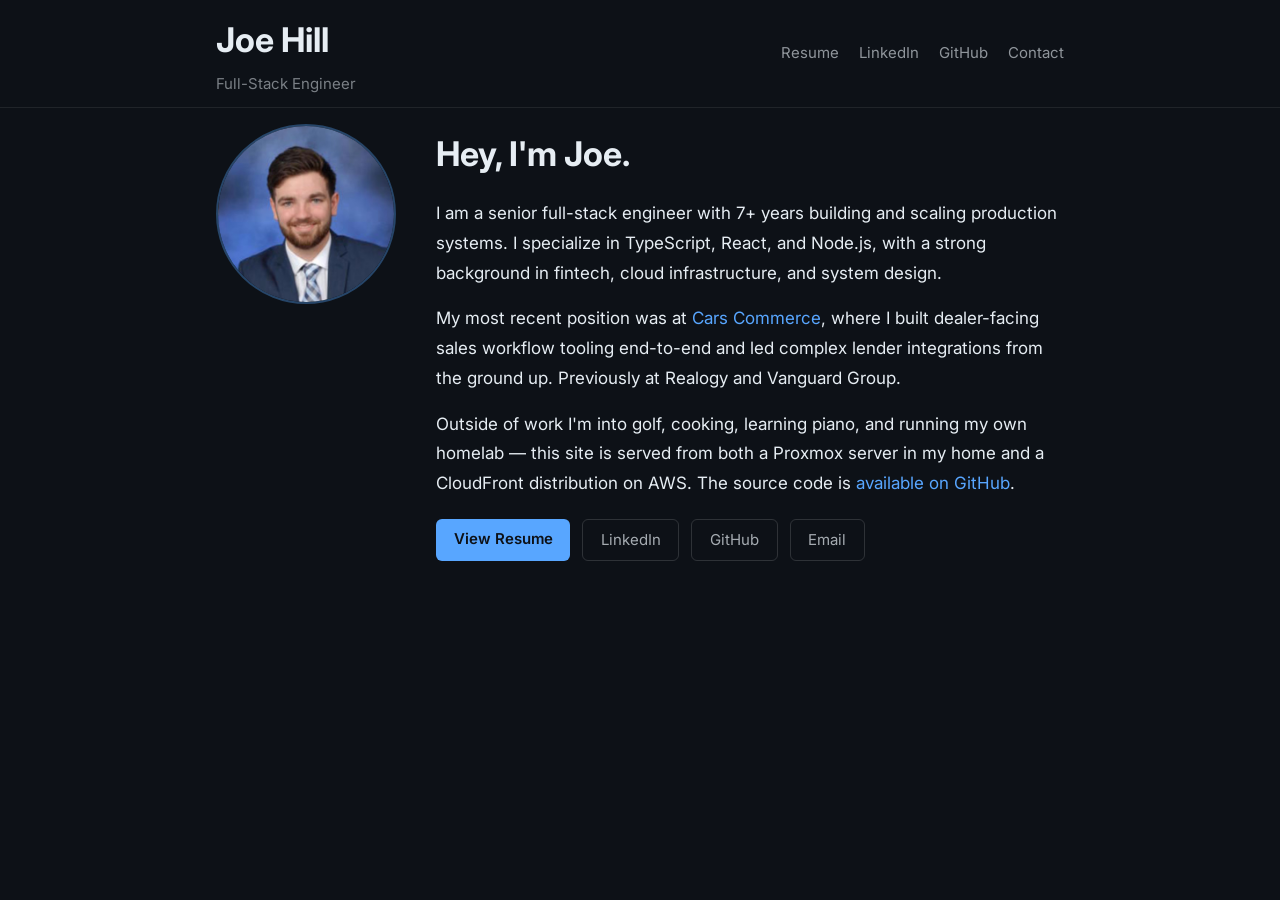
<file: src/index.html>
<!doctype html>
<html lang="en">
  <head>
    <title>Joe Hill</title>
    <meta charset="UTF-8" />
    <meta content="width=device-width, initial-scale=1" name="viewport" />
    <meta
      name="description"
      content="Joe Hill — Senior Full-Stack Engineer based in Denver, CO."
    />
    <meta
      name="keywords"
      content="software engineer, full-stack, TypeScript, React, Node.js"
    />
    <meta name="author" content="Joe Hill" />
    <meta property="og:title" content="Joe Hill" />
    <meta
      property="og:description"
      content="Senior Full-Stack Engineer — TypeScript, React, Node.js, AWS"
    />
    <meta property="og:url" content="https://joe-hill.me" />
    <meta property="og:type" content="website" />
    <meta property="og:image" content="https://joe-hill.me/assets/images/headshot.jpg" />

    <link rel="preconnect" href="https://fonts.googleapis.com" />
    <link rel="preconnect" href="https://fonts.gstatic.com" crossorigin />
    <link
      href="https://fonts.googleapis.com/css2?family=Inter:wght@300;400;500;600;700&display=swap"
      rel="stylesheet"
    />
    <link rel="icon" href="./assets/icons/favicon.svg" type="image/svg+xml" />
    <link rel="stylesheet" href="./index.css" />
  </head>
  <body>
    <!--ENV_BANNER-->

    <header class="position-sticky top-0 z-index-1000 header">
      <div
        class="d-flex justify-content-between align-items-center mx-auto header-content"
      >
        <div>
          <div class="text-xl font-weight-bold">Joe Hill</div>
          <div class="header-subtitle">Full-Stack Engineer</div>
        </div>
        <nav class="d-flex align-items-center" style="gap: 1.25rem">
          <ul
            class="d-flex align-items-center list-style-none"
            style="gap: 1.25rem"
          >
            <li><a href="./pages/resume.html" class="nav-link">Resume</a></li>
            <li>
              <a
                href="https://www.linkedin.com/in/joseph-r-hill/"
                target="_blank"
                class="nav-link"
                >LinkedIn</a
              >
            </li>
            <li>
              <a
                href="https://github.com/hillj1895"
                target="_blank"
                class="nav-link"
                >GitHub</a
              >
            </li>
            <li>
              <a href="mailto:HillJ1895@yahoo.com" class="nav-link">Contact</a>
            </li>
          </ul>
        </nav>
      </div>
    </header>

    <main class="container py-3">
      <section class="profile-section fade-in">
        <img
          src="./assets/images/headshot.jpg"
          alt="Joe Hill"
          class="profile-img"
        />
        <div class="profile-text">
          <h1 class="text-xl font-weight-bold mb-2">Hey, I'm Joe.</h1>
          <p class="mb-2">
            I am a senior full-stack engineer with 7+ years building and scaling
            production systems. I specialize in TypeScript, React, and Node.js,
            with a strong background in fintech, cloud infrastructure, and
            system design.
          </p>
          <p class="mb-2">
            My most recent position was at
            <a href="https://www.cars.com" target="_blank">Cars Commerce</a>,
            where I built dealer-facing sales workflow tooling end-to-end and
            led complex lender integrations from the ground up. Previously at
            Realogy and Vanguard Group.
          </p>
          <p class="mb-2">
            Outside of work I'm into golf, cooking, learning piano, and running
            my own homelab — this site is served from both a Proxmox server in
            my home and a CloudFront distribution on AWS. The source code is
            <a href="https://github.com/hillj1895/landing-page" target="_blank"
              >available on GitHub</a
            >.
          </p>
          <div class="cta-links">
            <a href="./pages/resume.html" class="btn-primary">View Resume</a>
            <a
              href="https://www.linkedin.com/in/joseph-r-hill/"
              target="_blank"
              class="btn-outline"
              >LinkedIn</a
            >
            <a
              href="https://github.com/hillj1895"
              target="_blank"
              class="btn-outline"
              >GitHub</a
            >
            <a href="mailto:HillJ1895@yahoo.com" class="btn-outline">Email</a>
          </div>
        </div>
      </section>
    </main>

    <script src="./index.js"></script>
  </body>
</html>
</file>
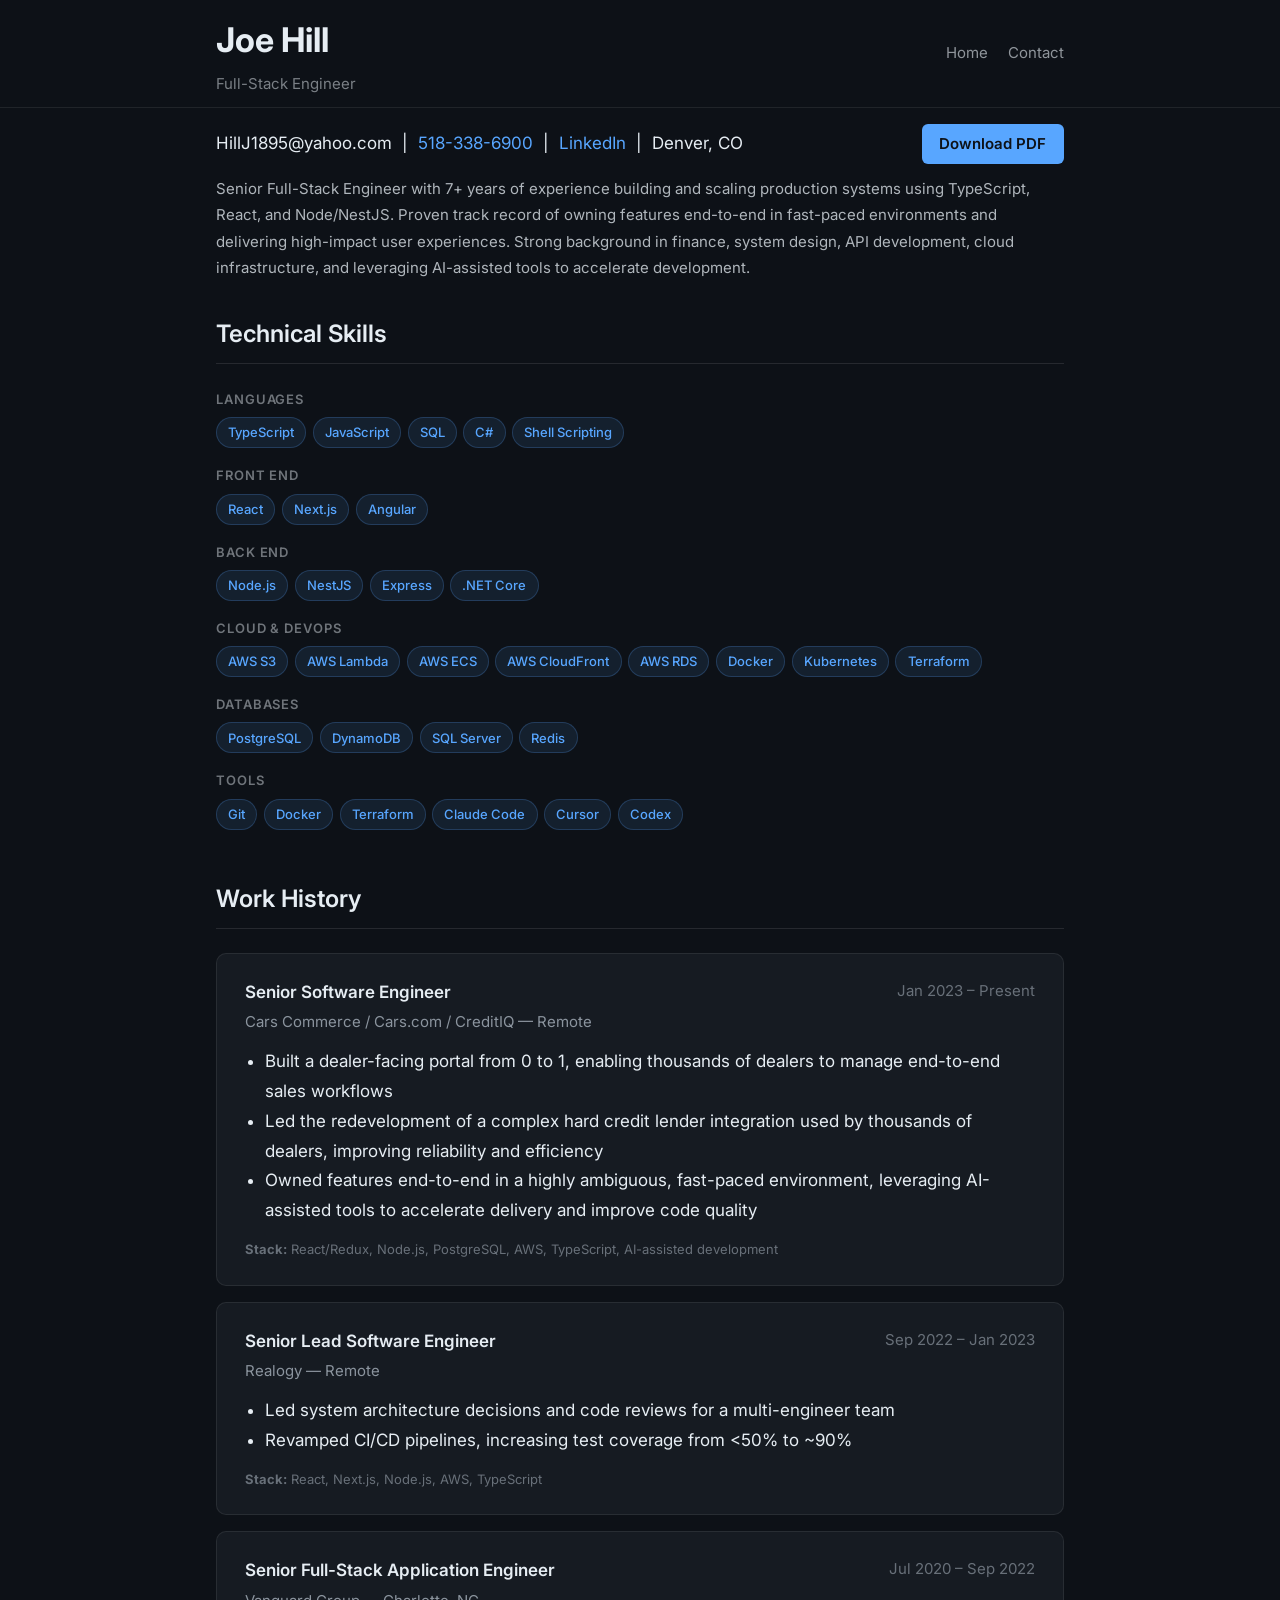
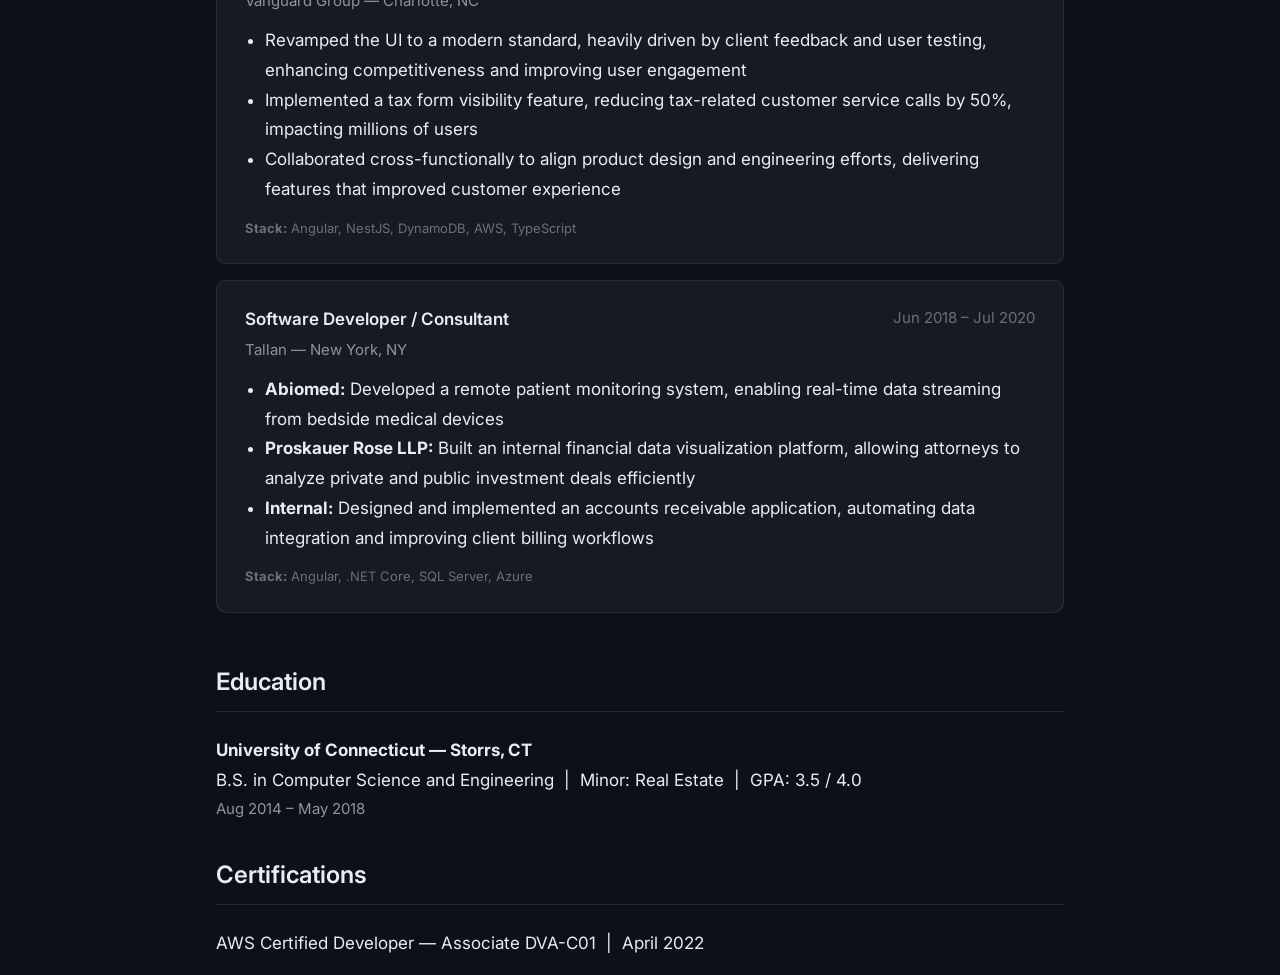
<file: src/pages/resume.html>
<!doctype html>
<html lang="en">
  <head>
    <meta charset="UTF-8" />
    <meta name="viewport" content="width=device-width, initial-scale=1.0" />
    <title>Joe Hill — Resume</title>
    <meta name="author" content="Joe Hill" />
    <meta property="og:title" content="Joe Hill — Resume" />
    <meta
      property="og:description"
      content="Senior Full-Stack Engineer — TypeScript, React, Node.js, AWS"
    />
    <meta property="og:url" content="https://joe-hill.me/pages/resume.html" />
    <meta property="og:type" content="website" />

    <link rel="preconnect" href="https://fonts.googleapis.com" />
    <link rel="preconnect" href="https://fonts.gstatic.com" crossorigin />
    <link
      href="https://fonts.googleapis.com/css2?family=Inter:wght@300;400;500;600;700&display=swap"
      rel="stylesheet"
    />
    <link rel="icon" href="../assets/icons/favicon.svg" type="image/svg+xml" />
    <link rel="stylesheet" href="../index.css" />
  </head>
  <body>
    <!--ENV_BANNER-->

    <header class="position-sticky top-0 z-index-1000 header">
      <div
        class="d-flex justify-content-between align-items-center mx-auto header-content"
      >
        <div>
          <div class="text-xl font-weight-bold">Joe Hill</div>
          <div class="header-subtitle">Full-Stack Engineer</div>
        </div>
        <nav class="d-flex align-items-center" style="gap: 1.25rem">
          <ul
            class="d-flex align-items-center list-style-none"
            style="gap: 1.25rem"
          >
            <li><a href="../index.html" class="nav-link">Home</a></li>
            <li>
              <a href="mailto:HillJ1895@yahoo.com" class="nav-link">Contact</a>
            </li>
          </ul>
        </nav>
      </div>
    </header>

    <main class="container py-3">
      <!-- Contact -->
      <section class="fade-in my-2">
        <div
          class="d-flex justify-content-between align-items-center flex-wrap"
          style="gap: 0.75rem; margin-bottom: 0.75rem"
        >
          <p>
            HillJ1895@yahoo.com &nbsp;|&nbsp;
            <a href="tel:5183386900">518-338-6900</a> &nbsp;|&nbsp;
            <a href="https://www.linkedin.com/in/joseph-r-hill/" target="_blank"
              >LinkedIn</a
            >
            &nbsp;|&nbsp; Denver, CO
          </p>
          <a
            href="../assets/joe-hill-resume.pdf"
            download="Joe Hill - Resume.pdf"
            class="btn-primary"
            style="white-space: nowrap"
            >Download PDF</a
          >
        </div>
        <p class="mt-1" style="opacity: 0.75; font-size: var(--font-size-sm)">
          Senior Full-Stack Engineer with 7+ years of experience building and
          scaling production systems using TypeScript, React, and Node/NestJS.
          Proven track record of owning features end-to-end in fast-paced
          environments and delivering high-impact user experiences. Strong
          background in finance, system design, API development, cloud
          infrastructure, and leveraging AI-assisted tools to accelerate
          development.
        </p>
      </section>

      <!-- Skills -->
      <section class="py-2 fade-in">
        <div class="section-title">Technical Skills</div>

        <div class="badge-group">
          <div class="badge-group-label">Languages</div>
          <div class="badge-list">
            <span class="badge">TypeScript</span>
            <span class="badge">JavaScript</span>
            <span class="badge">SQL</span>
            <span class="badge">C#</span>
            <span class="badge">Shell Scripting</span>
          </div>
        </div>

        <div class="badge-group">
          <div class="badge-group-label">Front End</div>
          <div class="badge-list">
            <span class="badge">React</span>
            <span class="badge">Next.js</span>
            <span class="badge">Angular</span>
          </div>
        </div>

        <div class="badge-group">
          <div class="badge-group-label">Back End</div>
          <div class="badge-list">
            <span class="badge">Node.js</span>
            <span class="badge">NestJS</span>
            <span class="badge">Express</span>
            <span class="badge">.NET Core</span>
          </div>
        </div>

        <div class="badge-group">
          <div class="badge-group-label">Cloud &amp; DevOps</div>
          <div class="badge-list">
            <span class="badge">AWS S3</span>
            <span class="badge">AWS Lambda</span>
            <span class="badge">AWS ECS</span>
            <span class="badge">AWS CloudFront</span>
            <span class="badge">AWS RDS</span>
            <span class="badge">Docker</span>
            <span class="badge">Kubernetes</span>
            <span class="badge">Terraform</span>
          </div>
        </div>

        <div class="badge-group">
          <div class="badge-group-label">Databases</div>
          <div class="badge-list">
            <span class="badge">PostgreSQL</span>
            <span class="badge">DynamoDB</span>
            <span class="badge">SQL Server</span>
            <span class="badge">Redis</span>
          </div>
        </div>

        <div class="badge-group">
          <div class="badge-group-label">Tools</div>
          <div class="badge-list">
            <span class="badge">Git</span>
            <span class="badge">Docker</span>
            <span class="badge">Terraform</span>
            <span class="badge">Claude Code</span>
            <span class="badge">Cursor</span>
            <span class="badge">Codex</span>
          </div>
        </div>
      </section>

      <!-- Work History -->
      <section class="py-2 fade-in">
        <div class="section-title">Work History</div>

        <div class="card">
          <div class="job-header">
            <div>
              <div class="job-title-text">Senior Software Engineer</div>
              <div class="job-company">
                Cars Commerce / Cars.com / CreditIQ &mdash; Remote
              </div>
            </div>
            <div class="job-meta">Jan 2023 &ndash; Present</div>
          </div>
          <ul>
            <li>
              Built a dealer-facing portal from 0 to 1, enabling thousands of
              dealers to manage end-to-end sales workflows
            </li>
            <li>
              Led the redevelopment of a complex hard credit lender integration
              used by thousands of dealers, improving reliability and efficiency
            </li>
            <li>
              Owned features end-to-end in a highly ambiguous, fast-paced
              environment, leveraging AI-assisted tools to accelerate delivery
              and improve code quality
            </li>
          </ul>
          <p class="job-stack">
            <strong>Stack:</strong> React/Redux, Node.js, PostgreSQL, AWS,
            TypeScript, AI-assisted development
          </p>
        </div>

        <div class="card">
          <div class="job-header">
            <div>
              <div class="job-title-text">Senior Lead Software Engineer</div>
              <div class="job-company">Realogy &mdash; Remote</div>
            </div>
            <div class="job-meta">Sep 2022 &ndash; Jan 2023</div>
          </div>
          <ul>
            <li>
              Led system architecture decisions and code reviews for a
              multi-engineer team
            </li>
            <li>
              Revamped CI/CD pipelines, increasing test coverage from &lt;50% to
              ~90%
            </li>
          </ul>
          <p class="job-stack">
            <strong>Stack:</strong> React, Next.js, Node.js, AWS, TypeScript
          </p>
        </div>

        <div class="card">
          <div class="job-header">
            <div>
              <div class="job-title-text">
                Senior Full-Stack Application Engineer
              </div>
              <div class="job-company">
                Vanguard Group &mdash; Charlotte, NC
              </div>
            </div>
            <div class="job-meta">Jul 2020 &ndash; Sep 2022</div>
          </div>
          <ul>
            <li>
              Revamped the UI to a modern standard, heavily driven by client
              feedback and user testing, enhancing competitiveness and improving
              user engagement
            </li>
            <li>
              Implemented a tax form visibility feature, reducing tax-related
              customer service calls by 50%, impacting millions of users
            </li>
            <li>
              Collaborated cross-functionally to align product design and
              engineering efforts, delivering features that improved customer
              experience
            </li>
          </ul>
          <p class="job-stack">
            <strong>Stack:</strong> Angular, NestJS, DynamoDB, AWS, TypeScript
          </p>
        </div>

        <div class="card">
          <div class="job-header">
            <div>
              <div class="job-title-text">Software Developer / Consultant</div>
              <div class="job-company">Tallan &mdash; New York, NY</div>
            </div>
            <div class="job-meta">Jun 2018 &ndash; Jul 2020</div>
          </div>
          <ul>
            <li>
              <strong>Abiomed:</strong> Developed a remote patient monitoring
              system, enabling real-time data streaming from bedside medical
              devices
            </li>
            <li>
              <strong>Proskauer Rose LLP:</strong> Built an internal financial
              data visualization platform, allowing attorneys to analyze private
              and public investment deals efficiently
            </li>
            <li>
              <strong>Internal:</strong> Designed and implemented an accounts
              receivable application, automating data integration and improving
              client billing workflows
            </li>
          </ul>
          <p class="job-stack">
            <strong>Stack:</strong> Angular, .NET Core, SQL Server, Azure
          </p>
        </div>
      </section>

      <!-- Education -->
      <section class="py-2 fade-in">
        <div class="section-title">Education</div>
        <p class="font-weight-bold">
          University of Connecticut &mdash; Storrs, CT
        </p>
        <p>
          B.S. in Computer Science and Engineering &nbsp;|&nbsp; Minor: Real
          Estate &nbsp;|&nbsp; GPA: 3.5 / 4.0
        </p>
        <p style="opacity: 0.6; font-size: var(--font-size-sm)">
          Aug 2014 &ndash; May 2018
        </p>
      </section>

      <!-- Certifications -->
      <section class="py-2 fade-in">
        <div class="section-title">Certifications</div>
        <p>
          AWS Certified Developer &mdash; Associate DVA-C01 &nbsp;|&nbsp; April
          2022
        </p>
      </section>
    </main>

    <script src="../index.js"></script>
  </body>
</html>
</file>
<file: src/index.css>
@import url('./styles/variables.css');
@import url('./styles/text.css');
@import url('./styles/spacing.css');
@import url('./styles/display.css');

/*#region Globals*/
* {
  box-sizing: border-box;
  margin: 0;
  padding: 0;
}
body {
  font-family: 'Inter', sans-serif;
  font-size: var(--font-size-md);
  font-weight: var(--font-weight-normal);
  line-height: 1.75;
  background-color: var(--background-dark);
  color: var(--text-dark);
}
a {
  color: var(--color-primary);
  text-decoration: none;
}
a:hover {
  text-decoration: underline;
}
ul {
  padding-left: 1.25rem;
}
/*#endregion Globals*/

/*#region Environment Banner*/
.env-banner {
  background-color: rgba(88, 166, 255, 0.1);
  color: var(--text-dark);
  border-bottom: 1px solid rgba(88, 166, 255, 0.18);
  text-align: center;
  padding: 0.35rem 1rem;
  font-size: var(--font-size-sm);
}
.env-banner a {
  color: var(--color-primary);
  font-weight: var(--font-weight-semibold);
  text-decoration: underline;
}
/*#endregion Environment Banner*/

/*#region Header*/
.header {
  background: var(--background-dark);
  border-bottom: 1px solid rgba(255, 255, 255, 0.08);
}
.header-content {
  max-width: var(--container-max-width);
  width: 100%;
  padding: 0.6rem 1rem;
}
.header-subtitle {
  font-size: var(--font-size-sm);
  opacity: 0.5;
  margin-top: 0.1rem;
}
.nav-link {
  color: inherit;
  text-decoration: none;
  font-size: var(--font-size-sm);
  opacity: 0.6;
  transition: opacity 0.2s;
}
.nav-link:hover {
  opacity: 1;
  text-decoration: none;
}
/*#endregion Header*/

/*#region Profile Section*/
.profile-section {
  display: flex;
  gap: 2.5rem;
  align-items: flex-start;
  margin-top: 1rem;
  margin-bottom: 2.5rem;
}
.profile-text {
  flex: 1;
}
.profile-img {
  width: 180px;
  height: 180px;
  border-radius: 50%;
  object-fit: cover;
  border: 2px solid rgba(88, 166, 255, 0.35);
  flex-shrink: 0;
}
@media (max-width: 576px) {
  .profile-section {
    flex-direction: column;
    align-items: center;
    text-align: center;
  }
  .profile-img {
    width: 120px;
    height: 120px;
  }
}
/*#endregion Profile Section*/

/*#region Buttons*/
.btn-primary {
  display: inline-block;
  padding: 0.45rem 1.1rem;
  background-color: var(--color-primary);
  color: #0d1117;
  border-radius: 6px;
  font-size: var(--font-size-sm);
  font-weight: var(--font-weight-semibold);
  text-decoration: none;
  transition: opacity 0.2s;
}
.btn-primary:hover {
  opacity: 0.85;
  text-decoration: none;
}
.btn-outline {
  display: inline-block;
  padding: 0.45rem 1.1rem;
  border: 1px solid rgba(255, 255, 255, 0.2);
  color: inherit;
  border-radius: 6px;
  font-size: var(--font-size-sm);
  opacity: 0.7;
  text-decoration: none;
  transition: opacity 0.2s, border-color 0.2s;
}
.btn-outline:hover {
  opacity: 1;
  border-color: rgba(255, 255, 255, 0.4);
  text-decoration: none;
}
.cta-links {
  display: flex;
  flex-wrap: wrap;
  gap: 0.75rem;
  margin-top: 1.25rem;
}
/*#endregion Buttons*/

/*#region Section*/
.section-title {
  font-size: var(--font-size-lg);
  font-weight: var(--font-weight-semibold);
  padding-bottom: 0.5rem;
  margin-bottom: 1.5rem;
  border-bottom: 1px solid rgba(255, 255, 255, 0.1);
}
/*#endregion Section*/

/*#region Skill Badges*/
.badge-group {
  margin-bottom: 1rem;
}
.badge-group-label {
  font-size: var(--font-size-xs);
  font-weight: var(--font-weight-semibold);
  text-transform: uppercase;
  letter-spacing: 0.07em;
  opacity: 0.45;
  margin-bottom: 0.4rem;
}
.badge-list {
  display: flex;
  flex-wrap: wrap;
  gap: 0.4rem;
}
.badge {
  display: inline-block;
  padding: 0.2rem 0.7rem;
  border-radius: 999px;
  font-size: var(--font-size-xs);
  font-weight: 500;
  background-color: rgba(88, 166, 255, 0.1);
  color: var(--color-primary);
  border: 1px solid rgba(88, 166, 255, 0.22);
}
/*#endregion Skill Badges*/

/*#region Work Cards*/
.card {
  background-color: var(--background-surface);
  border: 1px solid rgba(255, 255, 255, 0.08);
  border-radius: 10px;
  padding: 1.5rem 1.75rem;
  margin-bottom: 1rem;
  transition: border-color 0.2s, background-color 0.2s;
}
.card:hover {
  border-color: rgba(88, 166, 255, 0.4);
}
.job-header {
  display: flex;
  justify-content: space-between;
  align-items: flex-start;
  flex-wrap: wrap;
  gap: 0.25rem;
  margin-bottom: 0.75rem;
}
.job-title-text {
  font-weight: var(--font-weight-semibold);
  font-size: var(--font-size-md);
}
.job-company {
  color: var(--text-muted);
  font-size: var(--font-size-sm);
  margin-top: 0.1rem;
}
.job-meta {
  text-align: right;
  font-size: var(--font-size-sm);
  color: var(--text-muted);
  opacity: 0.7;
  flex-shrink: 0;
}
.job-stack {
  margin-top: 0.75rem;
  font-size: var(--font-size-xs);
  color: var(--text-muted);
  opacity: 0.7;
}
/*#endregion Work Cards*/

/*#region Animations*/
.fade-in {
  opacity: 0;
  transform: translateY(16px);
  transition: opacity 0.5s ease, transform 0.5s ease;
}
.fade-in.visible {
  opacity: 1;
  transform: translateY(0);
}
/*#endregion Animations*/
</file>
